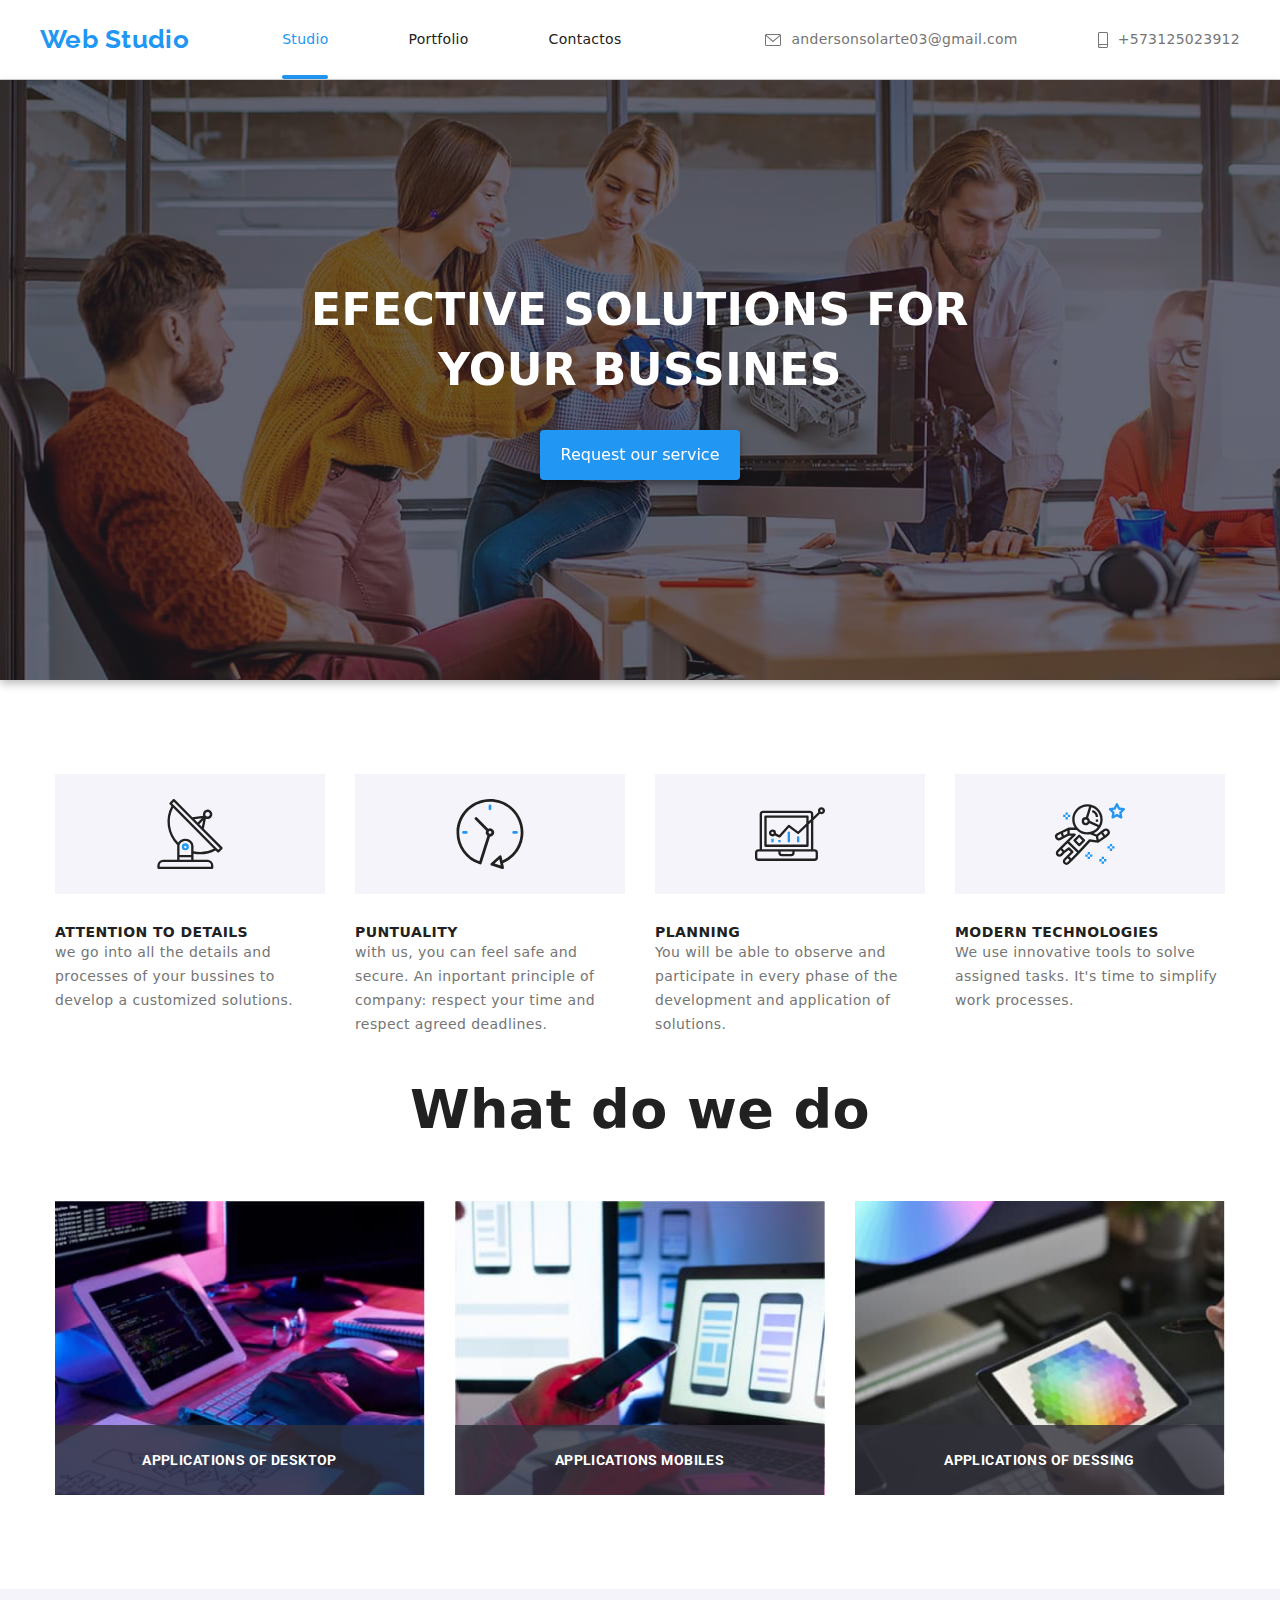
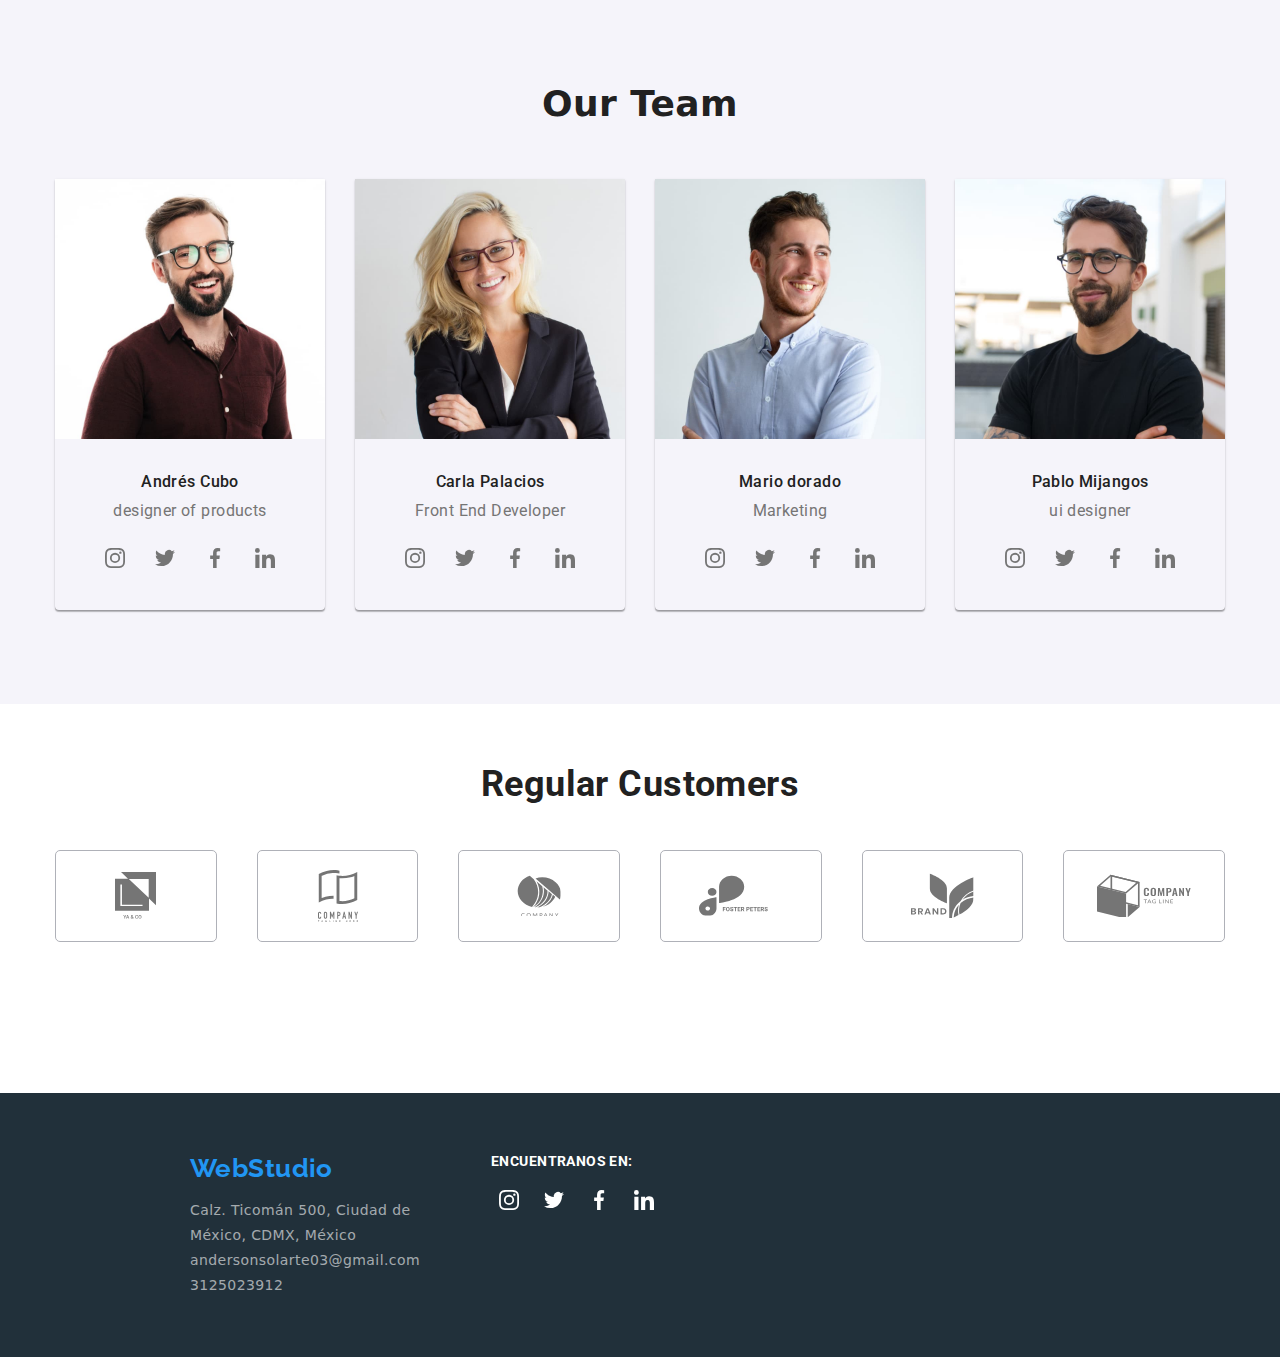
<file: index.html>
<!DOCTYPE html>
<html lang="en">
  <head>
    <meta charset="UTF-8" />
    <meta http-equiv="X-UA-Compatible" content="IE=edge" />
    <meta name="viewport" content="width=device-width, initial-scale=1.0" />
    <link rel="stylesheet" href="./css/styles.css" />
    <link
      rel="stylesheet"
      href="node_modules/modern-normalize/modern-normalize.css"
    />
    <title>WebStudio</title>
  </head>

  <body>
    <!-- header section -->
    <header class="page-header">
      <nav>
        <!-- Logo  -->
        <a class="logo white-font" href="./index.html">Web studio</a>
        <!--  menú -->
        <ul class="nav-menu list">
          <li><a class="page current" href="./index.html">Studio</a></li>
          <li><a class="page" href="./portafolio.html">Portfolio</a></li>
          <li><a class="page" href="#">Contactos</a></li>
        </ul>
        <!-- contacts -->
      </nav>
      <ul class="contacts-menu list">
        <li>
          <a class="item" href="#">
            <svg class="icon icon--email" height="12px" width="16px">
              <use href="./images/SVG/sprite-sheet.svg#email"></use>
            </svg>
            andersonsolarte03@gmail.com
          </a>
        </li>
        <li>
          <a class="item" href="#">
            <svg class="icon icon--smartphone" height="16px" width="10px">
              <use href="./images/SVG/sprite-sheet.svg#smartphone"></use>
            </svg>
            +573125023912</a
          >
        </li>
      </ul>
    </header>

    <!-- main content section -->
    <main>
      <!--  solutions section -->
      <section class="solutions bg-solutions">
        <h1 class="solutions-title">efective solutions for your bussines</h1>
        <button
          class="button-primary"
          type="button"
          id="data-modal-open"
          data-modal-open
        >
          Request our service
        </button>
      </section>
       <!--modal windows -->
      <div class="backdrop is-hidden" id="data-modal" data-modal>
        <div class="modal">
          <button class="modal-close" id="data-modal-close" data-modal-close>
            <svg class="icon-close-modal">
              <use href="./images/SVG/close.svg#close"></use>
            </svg>
          </button>
          <form action=""></form>
        </div>
      </div>

      <!-- Benefits section -->
      <section class="section benefits-content">
        <div class="container">
          <ul class="benefits list">
            <li>
              <div class="benefits__div">
                <svg
                  class="benefits__icon icon--antenna"
                  width="70px"
                  height="70px"
                >
                  <use href="./images/SVG/sprite-sheet.svg#antena"></use>
                </svg>
              </div>
              <a class="title">attention to details</a>
              <p class="description">
                we go into all the details and processes of your bussines to
                develop a customized solutions.
              </p>
            </li>

            <li>
              <div class="benefits__div">
                <svg
                  class="benefits__icon icon--clock"
                  width="70px"
                  height="70px"
                >
                  <use href="./images/SVG/sprite-sheet.svg#clock"></use>
                </svg>
              </div>
              <a class="title">Puntuality</a>
              <p class="description">
                with us, you can feel safe and secure. An inportant principle of
                company: respect your time and respect agreed deadlines.
              </p>
            </li>

            <li>
              <div class="benefits__div">
                <svg
                  class="benefits__icon icon--diagram"
                  width="70px"
                  height="70px"
                >
                  <use href="./images/SVG/sprite-sheet.svg#diagram"></use>
                </svg>
              </div>
              <a class="title">planning</a>
              <p class="description">
                You will be able to observe and participate in every phase of
                the development and application of solutions.
              </p>
            </li>

            <li>
              <div class="benefits__div">
                <svg
                  class="benefits__icon icon--astronaut"
                  width="70px"
                  height="70px"
                >
                  <use href="./images/SVG/sprite-sheet.svg#astronaut"></use>
                </svg>
              </div>
              <a class="title">Modern technologies</a>
              <p class="description">
                We use innovative tools to solve assigned tasks. It's time to
                simplify work processes.
              </p>
            </li>
          </ul>
        </div>
      </section>
      <!-- What we do section -->
      <section class="section no-top-padding what-we-do">
        <h2>What do we do</h2>
        <div class="container container__what-do-we">
          <!-- images -->
          <ul>
            <li>
              <img src="./images/imagen.jpg" alt="desarrollo Web" width="370" />
              <div class="div">
                <p class="div__p">applications of desktop</p>
              </div>
            </li>
            <li>
              <img
                src="./images/imagen1.jpg"
                alt="desarrollo Movil"
                width="370"
              />
              <div class="div">
                <p class="div__p">applications mobiles</p>
              </div>
            </li>
            <li>
              <img
                src="./images/imagen2.jpg"
                alt="Ilustracion de color"
                width="370"
              />
              <div class="div">
                <p class="div__p">applications of dessing</p>
              </div>
            </li>
          </ul>
        </div>
      </section>
      <!------------- our team ------------>
      <section class="section our-team">
        <h2>Our team</h2>
        <div class="container">
          <!-- cards -->
          <ul class="ul__cards">
            <li class="li__cards">
              <img
                src="images/imagen3.jpg"
                alt="diseñador de productos"
                width="270"
              />
              <h3>Andrés Cubo</h3>
              <p>designer of products</p>
              <ul class="ul ul__icon">
                <li class="li li__icon">
                  <a href="#">
                    <svg
                      class="icon icon--instagram"
                      height="20px"
                      width="20px"
                    >
                      <use href="./images/SVG/sprite-sheet.svg#instagram"></use>
                    </svg>
                  </a>
                </li>
                <li class="li li__icon">
                  <a href="#">
                    <svg class="icon icon--twitter" height="20px" width="20px">
                      <use href="/images/SVG/sprite-sheet.svg#twitter"></use>
                    </svg>
                  </a>
                </li>
                <li class="li li__icon">
                  <a href="#">
                    <svg class="icon icon--facebook" height="20px" width="20px">
                      <use href="./images/SVG/sprite-sheet.svg#facebook"></use>
                    </svg>
                  </a>
                </li>
                <li class="li li__icon">
                  <a href="#">
                    <svg class="icon icon__linkedin" height="20px" width="20px">
                      <use href="./images/SVG/sprite-sheet.svg#linkedin"></use>
                    </svg>
                  </a>
                </li>
              </ul>
            </li>

            <li class="li__cards">
              <img
                src="images/imagen4.jpg"
                alt="Desarrolladora Frontend"
                width="270"
              />
              <h3>Carla Palacios</h3>
              <p>Front End Developer</p>
              <ul class="ul__icon">
                <li class="li__icon">
                  <a href="#">
                    <svg
                      class="icon icon--instagram"
                      height="20px"
                      width="20px"
                    >
                      <use href="./images/SVG/sprite-sheet.svg#instagram"></use>
                    </svg>
                  </a>
                </li>
                <li class="li li__icon">
                  <a href="#">
                    <svg class="icon icon--twitter" height="20px" width="20px">
                      <use href="/images/SVG/sprite-sheet.svg#twitter"></use>
                    </svg>
                  </a>
                </li>
                <li class="li li__icon">
                  <a href="#">
                    <svg class="icon icon--facebook" height="20px" width="20px">
                      <use href="./images/SVG/sprite-sheet.svg#facebook"></use>
                    </svg>
                  </a>
                </li>
                <li class="li li__icon">
                  <a href="#">
                    <svg class="icon icon__linkedin" height="20px" width="20px">
                      <use href="./images/SVG/sprite-sheet.svg#linkedin"></use>
                    </svg>
                  </a>
                </li>
              </ul>
            </li>

            <li class="li__cards">
              <img src="images/imagen5.jpg" alt="Marketing" width="270" />
              <h3>Mario dorado</h3>
              <p>Marketing</p>
              <ul class="ul__icon">
                <li class="li__icon">
                  <a href="#">
                    <svg
                      class="icon icon--instagram"
                      height="20px"
                      width="20px"
                    >
                      <use href="./images/SVG/sprite-sheet.svg#instagram"></use>
                    </svg>
                  </a>
                </li>
                <li class="li li__icon">
                  <a href="#">
                    <svg class="icon icon--twitter" height="20px" width="20px">
                      <use href="./images/SVG/sprite-sheet.svg#twitter"></use>
                    </svg>
                  </a>
                </li>
                <li class="li li__icon">
                  <a href="#">
                    <svg class="icon icon--facebook" height="20px" width="20px">
                      <use href="./images/SVG/sprite-sheet.svg#facebook"></use>
                    </svg>
                  </a>
                </li>
                <li class="li li__icon">
                  <a href="#">
                    <svg class="icon icon__linkedin" height="20px" width="20px">
                      <use href="./images/SVG/sprite-sheet.svg#linkedin"></use>
                    </svg>
                  </a>
                </li>
              </ul>
            </li>

            <li class="li__cards">
              <img src="images/imagen6.jpg" alt="Diseñador IU" width="270" />
              <h3>Pablo Mijangos</h3>
              <p>ui designer</p>
              <ul class="ul__icon">
                <li class="li__icon">
                  <a href="#">
                    <svg
                      class="icon icon--instagram"
                      height="20px"
                      width="20px"
                    >
                      <use href="/images/SVG/sprite-sheet.svg#instagram"></use>
                    </svg>
                  </a>
                </li>
                <li class="li li__icon">
                  <a href="#">
                    <svg class="icon icon--twitter" height="20px" width="20px">
                      <use href="./images/SVG/sprite-sheet.svg#twitter"></use>
                    </svg>
                  </a>
                </li>
                <li class="li li__icon">
                  <a href="#">
                    <svg class="icon icon--facebook" height="20px" width="20px">
                      <use href="./images/SVG/sprite-sheet.svg#facebook"></use>
                    </svg>
                  </a>
                </li>
                <li class="li li__icon">
                  <a href="#">
                    <svg class="icon icon__linkedin" height="20px" width="20px">
                      <use href="./images/SVG/sprite-sheet.svg#linkedin"></use>
                    </svg>
                  </a>
                </li>
              </ul>
            </li>
          </ul>
        </div>
      </section>
      <!-------------regular costomers ------------>
      <section class="section section__customers">
        <h2 class="h2">Regular Customers</h2>
        <div class="container__customers">
          <ul class="ul">
            <li class="li">
              <svg class="icon" width="41px" height="46.7px">
                <use href="./images/SVG/sprite-sheet.svg#company-1"></use>
              </svg>
            </li>
            <li class="li">
              <svg class="icon" width="40px" height="52px">
                <use href="./images/SVG/sprite-sheet.svg#company-2"></use>
              </svg>
            </li>
            <li class="li">
              <svg class="icon" width="43.46px" height="41.58px">
                <use href="./images/SVG/sprite-sheet.svg#company-3"></use>
              </svg>
            </li>
            <li class="li">
              <svg class="icon" width="84.44px" height="40.62px">
                <use href="./images/SVG/sprite-sheet.svg#company-4"></use>
              </svg>
            </li>
            <li class="li">
              <svg class="icon" width="62.54px" height="45.43px">
                <use href="./images/SVG/sprite-sheet.svg#company-5"></use>
              </svg>
            </li>
            <li class="li">
              <svg class="icon" width="93.73px" height="43.93px">
                <use href="./images/SVG/sprite-sheet.svg#company-6"></use>
              </svg>
            </li>
          </ul>
        </div>
      </section>
     
    </main>

    <footer class="footer">
      <ul class="ul">
        <li class="li">
          <a class="logo black-fond" href="">WebStudio</a>
          <address>
            <ul>
              <li>
                <a
                  class="contact"
                  href="#"
                  target="_blank"
                  rel="noopener noreferrer"
                >
                  Calz. Ticomán 500, Ciudad de México, CDMX, México</a
                >
              </li>
              <li>
                <a class="contact" href="mailto:"
                  >andersonsolarte03@gmail.com</a
                >
              </li>
              <li>
                <a class="contact" href="tel:+573125023912">3125023912</a>
              </li>
            </ul>
          </address>
        </li>
        <li class="li">
          <h3 class="h3">Encuentranos en:</h3>
          <ul class="ul__icon">
            <li class="li__icon">
              <a href="" class="a__icon">
                <svg class="svg" height="20px" width="20px">
                  <use href="./images/SVG/sprite-sheet.svg#instagram"></use>
                </svg>
              </a>
            </li>
            <li class="li__icon">
              <a href="" class="a__icon">
                <svg class="svg" height="20px" width="20px">
                  <use href="./images/SVG/sprite-sheet.svg#twitter"></use>
                </svg>
              </a>
            </li>
            <li class="li__icon">
              <a href="" class="a__icon">
                <svg class="svg" height="20px" width="20px">
                  <use href="./images/SVG/sprite-sheet.svg#facebook"></use>
                </svg>
              </a>
            </li>
            <li class="li__icon">
              <a href="" class="a__icon">
                <svg class="svg" height="20px" width="20px">
                  <use href="./images/SVG/sprite-sheet.svg#linkedin"></use>
                </svg>
              </a>
            </li>
          </ul>
        </li>
      </ul>
    </footer>

    <!--We put before the closing tag body -->
    <script src="./js/modal.js"></script>
  </body>
</html>
</file>
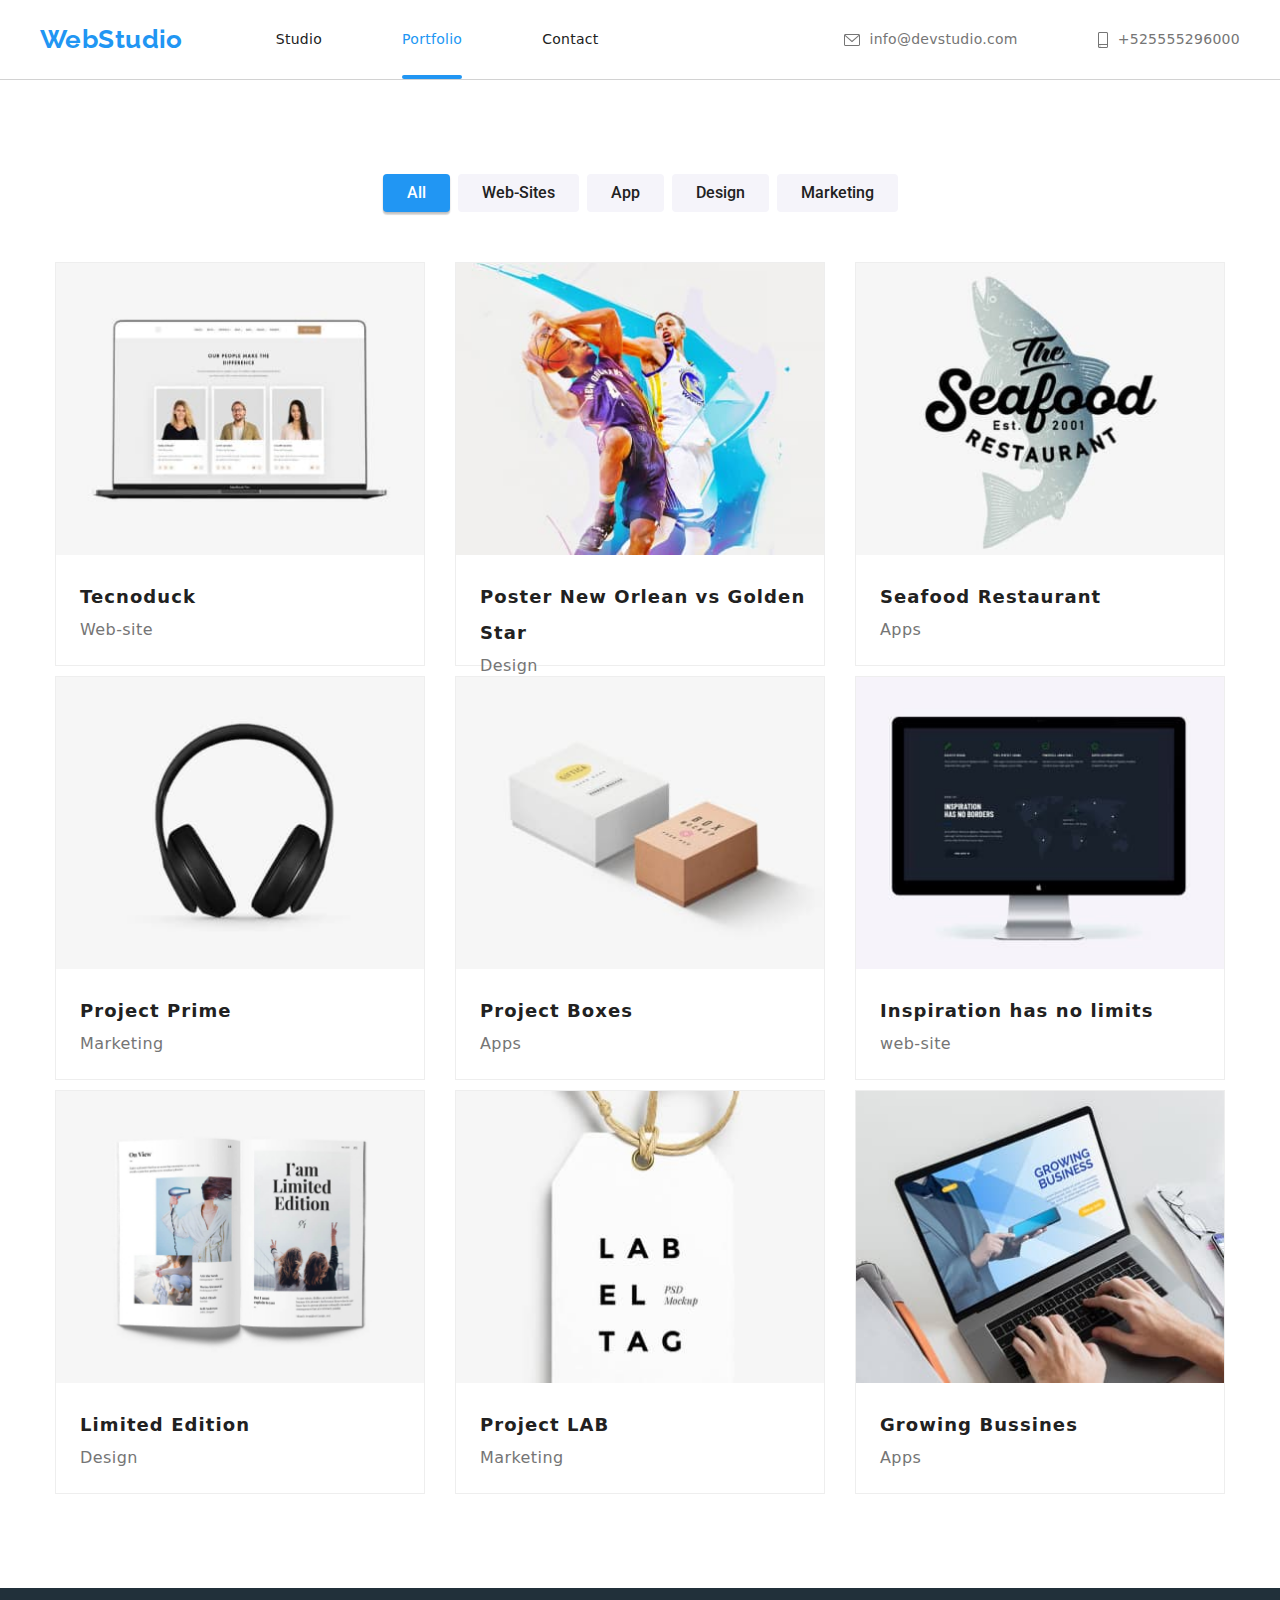
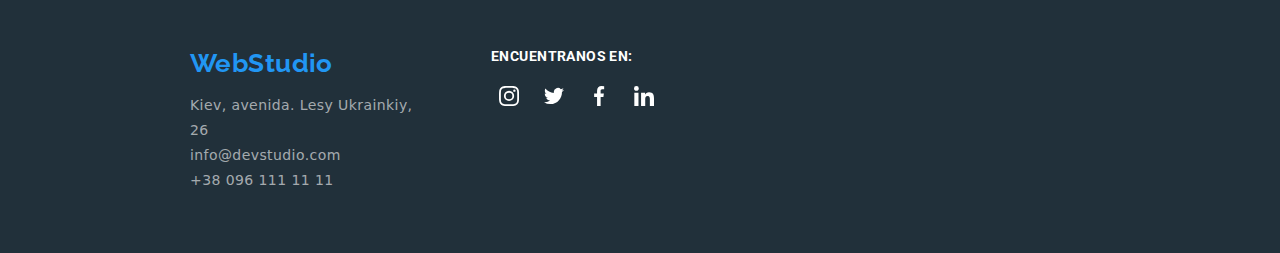
<file: portafolio.html>
<!DOCTYPE html>
<html lang="en">
  <head>
    <meta charset="UTF-8" />
    <meta http-equiv="X-UA-Compatible" content="IE=edge" />
    <meta name="viewport" content="width=device-width, initial-scale=1.0" />
    <link rel="stylesheet" href="./css/styles.css" />
    <link
      rel="stylesheet"
      href="node_modules/modern-normalize/modern-normalize.css"
    />
    <title>WebStudio</title>
  </head>

  <body>
    <!-- Header section -->
    <header>
      <nav>
        <!-- Logo  -->
        <a class="logo white-font" href="./index.html">WebStudio</a>
        <!-- menu  -->
        <ul class="nav-menu list">
          <li><a class="page" href="./index.html">studio</a></li>
          <li><a class="page current" href="./portfolio.html">portfolio</a></li>
          <li><a class="page" href="">contact</a></li>
        </ul>
      </nav>
      <!-- contacts  -->
      <ul class="contacts-menu list">
        <li><a class="item" href="#">
           <svg class="icon icon--email" height="12px" width="16px">
              <use href="./images/SVG/sprite-sheet.svg#email"></use>
            </svg>
            info@devstudio.com
          </a>
        </li>
        <li><a class="item" href="#">
            <svg class="icon icon--smartphone" height="16px" width="10px">
              <use href="./images/SVG/sprite-sheet.svg#smartphone"></use>
            </svg>
            +525555296000
          </a>
        </li>
      </ul>
    </header>

    <main class="">
      <section class="section portfolio">
        <div class="container">
          <!-- Menu tabs  -->
          <ul class="list button">
            <li><button class="button current" type="button">All</button></li>
            <li><button class="button" type="button">Web-Sites</button></li>
            <li><button class="button" type="button">App</button></li>
            <li><button class="button" type="button">Design</button></li>
            <li><button class="button" type="button">Marketing</button></li>
          </ul>
          <!-- card list  -->
          <ul class="list list__product img">
            <li class="li__container">
              <a href="#" class="link">
                <div class="img__container">
                  <img class="img__overlay"
                  src="./images/tecnoduck.jpg"
                  alt="TecnoDuck website"
                  width="350px"
                  height="294px"
                />

                <div class="overlay" width="350px" height="294px">
                  <p class="overlay__p"> Tecnoduck is a state-of-the-art coronavirus distribution platform. 
                    Companies use this platform for digital espionage and attacks on competitors' secure servers.
                  </p>
                     </div>
                </div>
                <div class="overlay__description">
                  <h2 class="portfolio-title">Tecnoduck</h2>
                  <p class="portfolio-text">Web-site</p>
                </div>
              </a>
            </li>

            <li class="li__container">
              <a href="#" class="link">
                 <div class="img__container">
                  <img class="img__overlay"
                  src="./images/poster.jpg"
                  alt="Poster New Orlean vs Golden Star"
                  width="350px"
                  height="294px"
                />
                <div class="overlay" width="350px" height="294px">
                  <p class="overlay__p"> Tecnoduck is a state-of-the-art coronavirus distribution platform. 
                    Companies use this platform for digital espionage and attacks on competitors' secure servers.
                  </p>
                </div>
                  </div>
                      <div class="overlay__description">
                        <h2 class="portfolio-title"> Poster New Orlean vs Golden Star </h2>
                        <p class="portfolio-text">Design</p>
                      </div>
              </a>
            </li>

            <li class="li__container">
              <a href="#" class="link">
                 <div class="img__container">
                  <img class="img__overlay"
                  src="./images/restaurant.jpg"
                  alt="Seafood Restaurant App"
                  width="350px"
                  height="294px"
                />
                <div class="overlay" width="350px" height="294px">
                  <p class="overlay__p"> Tecnoduck is a state-of-the-art coronavirus distribution platform. 
                    Companies use this platform for digital espionage and attacks on competitors' secure servers.
                  </p>
                     </div>
                      </div>
                      
                <div class="overlay__description">
                <h2 class="portfolio-title">Seafood Restaurant</h2>
                <p class="portfolio-text">Apps</p>
                </div>
              </a>
            </li>

            <li class="li__container">
              <a href="#" class="link">
                 <div class="img__container">
                  <img class="img__overlay"
                   src="./images/prime.jpg" alt="Project Prime" 
                   width="350px"
                   height="294px" />
                   <div class="overlay" width="350px" height="294px">
                  <p class="overlay__p"> Tecnoduck is a state-of-the-art coronavirus distribution platform. 
                    Companies use this platform for digital espionage and attacks on competitors' secure servers.
                  </p>
                     </div>
                     </div>
                      
                <div class="overlay__description">
                <h2 class="portfolio-title">Project Prime</h2>
                <p class="portfolio-text">Marketing</p>
                </div>
              </a>
            </li>

            <li class="li__container">
              <a href="#" class="link">
                 <div class="img__container">
                  <img class="img__overlay"
                  src="./images/boxes.jpg"
                  alt="Project Boxes "
                  width="350px"
                  height="294px"
                />
                <div class="overlay" width="350px" height="294px">
                  <p class="overlay__p"> Tecnoduck is a state-of-the-art coronavirus distribution platform. 
                    Companies use this platform for digital espionage and attacks on competitors' secure servers.
                  </p>
                     </div>
                       </div>
        
                <div class="overlay__description">
                <h2 class="portfolio-title">Project Boxes</h2>
                <p class="portfolio-text">Apps</p>
                </div>
              </a>
            </li>

            <li class="li__container">
              <a href="#" class="link">
                 <div class="img__container">
                  <img class="img__overlay"
                  src="./images/inspiration.jpg"
                  alt="Inspiration has no limits"
                  width="350px"
                  height="294px"
                />
                <div class="overlay" width="350px" height="294px">
                  <p class="overlay__p"> Tecnoduck is a state-of-the-art coronavirus distribution platform. 
                    Companies use this platform for digital espionage and attacks on competitors' secure servers.
                  </p>
                     </div> 
                     </div>
                      
                <div class="overlay__description">
                <h2 class="portfolio-title">Inspiration has no limits</h2>
                <p class="portfolio-text">web-site</p>
                </div>
              </a>
            </li>

            <li class="li__container">
              <a href="#" class="link">
                 <div class="img__container">
                  <img class="img__overlay"
                  src="./images/edition.jpg"
                  alt="Limited Edition "
                  width="350px"
                  height="294px"
                />
                <div class="overlay" width="350px" height="294px">
                  <p class="overlay__p"> Tecnoduck is a state-of-the-art coronavirus distribution platform. 
                    Companies use this platform for digital espionage and attacks on competitors' secure servers.
                  </p>
                     </div>
                       </div>
                      
                <div class="overlay__description">
                <h2 class="portfolio-title">Limited Edition</h2>
                <p class="portfolio-text">Design</p>
                </div>
              </a>
            </li>

            <li class="li__container">
              <a href="#" class="link">
                 <div class="img__container">
                  <img class="img__overlay"
                  src="./images/lab.jpg" alt="Project LAB" width="350px" height="294px"/>
                  <div class="overlay" width="350px" height="294px">
                  <p class="overlay__p"> Tecnoduck is a state-of-the-art coronavirus distribution platform. 
                    Companies use this platform for digital espionage and attacks on competitors' secure servers.
                  </p>
                     </div>
                       </div>
                      
                <div class="overlay__description">
                <h2 class="portfolio-title">Project LAB</h2>
                <p class="portfolio-text">Marketing</p>
                </div>
              </a>
            </li>

            <li class="li__container">
              <a href="#" class="link">
                 <div class="img__container">
                  <img class="img__overlay"
                  src="./images/evolution.jpg"
                  alt="Growing Bussines App"
                  width="350px"
                  height="294px"
                />
                <div class="overlay" width="350px" height="294px">
                  <p class="overlay__p"> Tecnoduck is a state-of-the-art coronavirus distribution platform. 
                    Companies use this platform for digital espionage and attacks on competitors' secure servers.
                  </p>
                     </div>
                       </div>
                      
                <div class="overlay__description">
                <h2 class="portfolio-title">Growing Bussines</h2>
                <p class="portfolio-text">Apps</p>
                </div>
              </a>
            </li>
          </ul>
        </div>
      </section>
    </main>

    <footer class="footer footer_portfolio">
      <ul class="ul">
        <li class="li">
 <a class="logo black-fond" href="">WebStudio</a>
      <address>
        <ul>
          <li>
            <a
              class="contact"
              href="#"
              target="_blank"
              rel="noopener noreferrer"
              >Kiev, avenida. Lesy Ukrainkiy, 26</a
            >
          </li>
          <li>
            <a class="contact" href="mailto:info@devstudio.com"
              >info@devstudio.com</a
            >
          </li>
          <li>
            <a class="contact" href="tel:380961111111">+38 096 111 11 11</a>
          </li>
        </ul>
      </address>
        </li>
        <li class="li">
          <h3 class="h3">Encuentranos en: </h3>
            <ul class="ul__icon">
              <li class="li__icon">
                <a href="" class="a__icon">
                  <svg class="svg" height="20px" width="20px">
                    <use href="./images/SVG/sprite-sheet.svg#instagram"></use>
                  </svg>
                </a>
              </li>
              <li class="li__icon">
                <a href="" class="a__icon">
                  <svg class="svg" height="20px" width="20px">
                    <use href="./images/SVG/sprite-sheet.svg#twitter"></use>
                  </svg>
                </a>
              </li>
              <li class="li__icon">
                <a href="" class="a__icon">
                  <svg class="svg" height="20px" width="20px">
                    <use href="./images/SVG/sprite-sheet.svg#facebook"></use>
                  </svg>
                </a>
              </li>
              <li class="li__icon">
                <a href="" class="a__icon">
                  <svg class="svg" height="20px" width="20px">
                    <use href="./images/SVG/sprite-sheet.svg#linkedin"></use>
                  </svg>
                </a>
              </li>
            </ul>
        </li>
        </li>
      </ul>
     
    </footer>
  </body>
</html>
</file>
<file: css/styles.css>
@import url("https://fonts.googleapis.com/css2?family=Raleway:wght@700&display=swap");
@import url("https://fonts.googleapis.com/css2?family=Roboto:wght@400;500;700;900&display=swap");

* {
  margin: 0;
  padding: 0;
  box-sizing: border-box;
}

:root {
  --primary-black-color: #212121;
  --primary-text-color: #757575;
  --primary-white-color: #ffffff;

  --color-border: #eeeeee;

  --accent-color: #2196f3;
  --banner-gray: rgba(47, 48, 58, 0.4);
  --background-black: #21303a;
  --background-text-oscuro: rgb(47, 48, 58, 0.8);
  --background-gray: #f5f4fa;
  --background-portfolio: #e5e5e5;
  --border-header: #ececec;
  --border-gray: #afb1b8;
  --button-filter: #f5f4fa;
  --button-primary-hover: #188ce8;
  --logo-black: #000000;
  --text-white-opacity: #ffffff99;

  --overlay-accent: rgba(33, 150, 243, 0.9);

  --container-padding: calc((100% - 1200px) / 2);
}
body {
  background-color: var(--primary-white-color);
  color: var(--primary-text-color);
  font-family: "Roboto", sans-serif;
  font-size: 14px;
  letter-spacing: 0.03em;
}
a {
  text-decoration: none;
}
.list {
  list-style: none;
}

.container {
  padding: 0 15px;
  max-width: 1200px;
  margin: 0 auto;
  background-color: var(--primary-white-color);
}

/* ---------------------header flex ---------------------------*/
header {
  display: flex;
  justify-content: space-between;
  align-items: center;
  height: 80px;
  padding: 0 var(--container-padding);

  border-bottom: 1px solid #0000002d;
}
header nav {
  display: flex;
  align-items: center;
  gap: 93px;
}
header nav .nav-menu {
  display: flex;
  gap: 80px;
}
.nav-menu .page {
  position: relative;
}
.nav-menu .page::after {
  content: "";
  background-color: var(--accent-color);
  opacity: 0;
  position: absolute;
  left: 0;
  top: calc(100% + 28px);
  width: 100%;
  height: 4px;
  border: 2px;
  border-radius: 2px;
  transition: opacity 250ms;
}
.page.current::after,
.nav-menu .page:hover::after {
  opacity: 1;
}
header ul {
  display: flex;
  gap: 80px;
}

/* ---------------------logo section--------------------------  */
.logo {
  color: var(--accent-color);
  font-family: "Raleway", sans-serif;
  font-style: normal;
  font-size: 26px;
  font-weight: 700;
  line-height: 1.2;
  text-decoration: none;
  text-transform: capitalize;
}
.logo.white-font:hover,
.logo.white-font:focus {
  color: var(--logo-black);
}
.logo.black-fond:hover,
.logo.black-fond:focus {
  color: var(--primary-white-color);
}
.nav-menu .page {
  color: var(--primary-black-color);
  font-weight: 500;
  font-size: 14px;
  line-height: 1.4;
  letter-spacing: 0.02em;
  text-decoration: none;
  text-transform: capitalize;
}
.contacts-menu .item {
  color: var(--primary-text-color);
  font-weight: 500;
  font-size: 14px;
  line-height: 1.4;
  letter-spacing: 0.02em;
  text-decoration: none;
  display: flex;
  text-align: center;
  align-items: center;
}
.contacts-menu.list li {
  display: flex;
  text-align: center;
}
.contacts-menu .icon {
  fill: var(--primary-text-color);
  margin-right: 10px;
}
.contacts-menu li:hover .icon,
.contacts-menu li .item:focus .icon {
  fill: var(--accent-color);
  color: var(--accent-color);
}
.nav-menu .page:hover,
.nav-menu .page:focus,
.nav-menu .page.current,
.contacts-menu li:hover .item,
.contacts-menu li .item:focus {
  color: var(--accent-color);
  fill: var(--accent-color);
}
/* --------------------solutions section-----------------------  */

.section {
  padding: 94px 0;
}
.solutions.bg-solutions {
  background: linear-gradient(var(--banner-gray), var(--banner-gray)),
    url("../images/mainbackgraond.jpg");
  background-size: cover;
  display: flex;
  align-items: center;
  flex-direction: column;
  filter: drop-shadow(0px 4px 4px rgba(0, 0, 0, 0.25));
  height: 600px;
  padding: 200px var(--container-padding);
  position: relative;
  margin: 0 auto;
  max-width: 1600px;
}
.solutions .solutions-title {
  color: var(--primary-white-color);
  font-size: 44px;
  font-style: normal;
  font-weight: 900;
  line-height: 60px;
  letter-spacing: 0.06;
  text-align: center;
  text-transform: uppercase;
  width: 696px;
  height: 120px;
  position: relative;
  z-index: 5;
}
.button-primary {
  font-size: 16px;
  background-color: var(--accent-color);
  color: var(--primary-white-color);
  text-transform: none;
  width: 200px;
  height: 50px;
  margin-top: 30px;
  filter: drop-shadow(0px 4px 4px rgba(0, 0, 0, 0.25));
  box-shadow: 0px 4px 4px rgba(0, 0, 0, 0.15);
  border-radius: 4px;
  border: none;
  position: relative;
  z-index: 5;
}
.button-primary:hover,
.button-primary:focus {
  background-color: var(--button-primary-hover);
  cursor: pointer;
}

.no-top-padding {
  padding-top: 0px;
  margin-top: 99px;
}

/* ------------------benefist ---------------------*/
.section .benefits-content {
  display: flex;
  flex-direction: column;
  align-items: center;
}
.section .benefits.list {
  font-style: normal;
  display: flex;
  gap: 30px;
  width: 1170px;
  height: 122px;
}
.benefits__div {
  align-items: center;
  background-color: var(--background-gray);
  display: flex;
  justify-content: center;
  height: 120px;
  margin-bottom: 30px;
  width: 270px;
}

.section .benefits.list .title {
  color: var(--primary-black-color);
  font-weight: 700;
  line-height: 16px;
  text-transform: uppercase;
  margin-bottom: 10px;
}
.section .benefits.list .description {
  font-weight: 400;
  line-height: 24px;
  color: var(--primary-text-color);
}

/* -----------section what do we---------------- */
.section.what-we-do {
  display: flex;
  flex-direction: column;
  align-items: center;
  font-weight: 700;
  font-size: 36px;
  line-height: 42px;
  text-align: center;
  color: var(--primary-black-color);
  gap: 5px;
  padding-left: 215px;
  padding-right: 215px;
}
.container__what-do-we {
  margin: 0;
  padding: 0;
}
.section.what-we-do ul {
  overflow: hidden;
  display: flex;
  flex-direction: row;
  flex-wrap: wrap;
  position: relative;
  gap: 30px;
  list-style: none;
  margin-top: 55px;
  width: 1170px;
  height: 294px;
}
.what-we-do .div {
  position: absolute;
  background: var(--background-text-oscuro);
  display: flex;
  align-items: center;
  justify-content: center;
  bottom: 0;
  width: 369px;
  height: 70px;
}
.div__p {
  font-family: "Roboto";
  font-style: normal;
  font-weight: 700;
  font-size: 14px;
  line-height: 16px;
  text-align: center;
  letter-spacing: 0.03em;
  text-transform: uppercase;

  color: var(--primary-white-color);
}
.section.what-we-do h2 {
  padding-bottom: 10px;
  text-transform: none;
}
/* ----------------------section our-Team ---------------- */
.section.our-team {
  background-color: var(--background-gray);
  display: flex;
  align-items: center;
  flex-direction: column;
}
.section.our-team .container {
  background-color: var(--background-gray);
}
.section.our-team h2 {
  font-weight: 700;
  font-size: 36px;
  font-style: normal;
  color: var(--primary-black-color);
  gap: 3px;
  text-transform: capitalize;
}
.our-team h3 {
  font-family: "ROBOTO", sans-serif;
  font-weight: 500;
  font-size: 16px;
  line-height: 19px;

  color: var(--primary-black-color);
  text-align: center;
  margin-top: 30px;
}
.section.our-team .ul__cards {
  display: flex;
  justify-content: space-between;
  align-items: flex-end;
  flex-wrap: wrap;
  list-style: none;
  margin-top: 55px;
  gap: 10px;
  width: 1170px;
}
.section.our-team .li__cards {
  align-items: center;
  text-align: center;
  box-shadow: 0px 1px 3px rgba(0, 0, 0, 0.12), 0px 1px 1px rgba(0, 0, 0, 0.14),
    0px 2px 1px rgba(0, 0, 0, 0.2);
  border-radius: 0px 0px 4px 4px;
}
.section.our-team .ul__icon {
  display: flex;
  align-items: center;
  justify-content: center;
  list-style: none;
  gap: 15px;
  padding: 0px 20px;
  width: 206px;
  height: 44px;
  margin: 16px auto 30px;
}
.our-team .li__icon a {
  display: flex;
  align-items: center;
  justify-content: center;
  border-radius: 25px;
  height: 35px;
  width: 35px;
}
.our-team .li__icon .icon {
  fill: var(--primary-text-color);
}
.our-team .li__icon a:hover .icon,
.our-team .li__icon a:focus .icon {
  fill: var(--primary-white-color);
}
.our-team .li__icon a:hover {
  background-color: var(--accent-color);
}
.our-team .li__icon a:focus {
  background-color: var(--accent-color);
}
.section.our-team ul a {
  color: var(--primary-black-color);
  font-style: normal;
  font-weight: 500;
  font-size: 16px;
  line-height: 19px;
  text-align: center;
  align-items: center;
  justify-content: center;
}
.section.our-team ul p {
  font-style: normal;
  font-family: "ROBOTO", sans-serif;
  font-weight: 400;
  font-size: 16px;
  color: var(--primary-text-color);
  line-height: 19px;
  text-align: center;
  margin-top: 10px;
}
/* ------------- section customers */
.section__customers {
  padding-top: 59px;
  padding-bottom: 146px;
}
.section__customers .h2 {
  font-family: "ROBOTO", sans-serif;
  font-weight: 700;
  font-size: 36px;
  line-height: 42px;
  font-style: normal;
  text-transform: capitalize;
  text-align: center;
  color: var(--primary-black-color);
  gap: 3px;
}
.section__customers .ul {
  display: flex;
  align-items: center;
  justify-content: space-between;
  list-style: none;
  flex-direction: row;
  flex-wrap: nowrap;
  gap: 40px;
  margin: 44.02px auto 5px auto;
  width: 1170px;
  margin: 0, 215;
}
.section__customers .ul .li {
  display: flex;
  align-items: center;
  justify-content: center;
  flex-wrap: wrap;
  cursor: pointer;
  width: 170px;
  height: 92px;
  border: solid 1px var(--border-gray);
  border-radius: 5px;
  cursor: pointer;
}
.section__customers .ul .li:hover .icon {
  fill: var(--accent-color);
}
.section__customers .ul .li:hover {
  border: solid 1px var(--accent-color);
  border-radius: 5px;
}
.section__customers .icon {
  fill: var(--primary-text-color);
}
/* -------------- ventana modal----------------------------- */
.backdrop {
  position: fixed;
  width: 100%;
  height: 100%;
  left: 50%;
  top: 50%;
  transform: translate(-50%, -50%);
  background: rgba(0, 0, 0, 0.2);
  opacity: 1;
  visibility: visible;
  transition: opacity 250ms cubic-bezier(0.4, 0, 0.2, 1),
    visibility 250ms cubic-bezier(0.4, 0, 0.2, 1);
}
.modal {
  position: relative;
  width: 528px;
  height: 581px;
  left: 50%;
  top: 50%;
  transform: translate(-50%, -50%);
  scale: 100%;
  background: var(--primary-white-color);
  box-shadow: 0px 1px 3px rgba(0, 0, 0, 0.12), 0px 1px 1px rgba(0, 0, 0, 0.14),
    0px 2px 1px rgba(0, 0, 0, 0.2);
  border-radius: 4px;
  transform-origin: left top;
  padding: 8px;
}
.is-hidden {
  visibility: hidden;
  opacity: 0;
  pointer-events: none;
}
.modal-close {
  position: relative;
  display: flex;
  float: right;
  width: 30px;
  height: 30px;
  border-radius: 25px;
  background: #ffffff;
  border: 1px solid rgba(0, 0, 0, 0.1);
}
.icon-close-modal {
  fill: var(--background-black);
  position: absolute;
  top: 4px;
  right: 6px;
  width: 18px;
  height: 18px;
  cursor: pointer;
}
.is-hidden .modal {
  scale: 0;
}

/* -----------------------Portfolio section  ---------------------------*/

.section.portfolio {
  padding: 94px 0;
  background-color: var(--primary-white-color);
}
.portfolio {
  background-color: var(--background-portfolio);
  display: flex;
  flex-direction: column;
  font-style: normal;
  align-items: center;
  padding: 0 215px 82px 215px;
}
.portfolio .list {
  display: flex;
  flex-direction: row;
}
.portfolio .list.button {
  align-items: center;
  display: flex;
  flex-direction: row;
  justify-content: center;
  text-align: center;
  gap: 8px;
  padding: 30px auto;
  margin: 0 auto;
}
.portfolio .list li button {
  cursor: pointer;
  font-family: "Roboto", sans-serif;
  color: var(--primary-black-color);
  background-color: var(--background-gray);
  border: none;
  outline: none;
  border-radius: 4px;
  font-weight: 500;
  font-size: 16px;
  line-height: 26px;
  text-decoration: none;
  text-transform: capitalize;
  text-align: center;
  padding: 6px 24px 6px 24px;
}
.portfolio .list li button:hover,
.portfolio .list li button:focus,
.portfolio .list li button.current {
  color: var(--primary-white-color);
  background-color: var(--accent-color);
  box-shadow: 0px 3px 1px rgba(0, 0, 0, 0.1), 0px 1px 2px rgba(0, 0, 0, 0.08),
    0px 2px 2px rgba(0, 0, 0, 0.12);
  border-radius: 4px;
}

.portfolio .list.img {
  flex-wrap: wrap;
  justify-content: space-between;
  display: flex;
  gap: 10px;
  margin-top: 50px;
}
.portfolio .list.img li {
  background: var(--primary-white-color);
  box-sizing: border-box;
  border: 1px solid var(--color-border);
  border: 1px solid var(--color-border);
  list-style: none;
  padding-bottom: 20px;
  width: 370px;
  height: 404px;
}
.portfolio .list.img li:hover,
.portfolio .list.img li a:focus {
  box-shadow: 0px 1px 1px rgba(0, 0, 0, 0.12), 0px 4px 4px rgba(0, 0, 0, 0.06),
    1px 4px 6px rgba(0, 0, 0, 0.16);
}
.list.img .portfolio-title {
  font-weight: 700px;
  font-size: 18px;
  line-height: 36px;
  letter-spacing: 0.06em;
  color: var(--primary-black-color);
  padding-left: 24px;
  padding-top: 20px;
}
.list.img .portfolio-text {
  font-weight: 400px;
  font-size: 16px;
  line-height: 30px;
  color: var(--primary-text-color);
  padding-left: 24px;
}
/* -------------- portfolio overlay----------------------------- */
.img__container {
  display: block;
  overflow: hidden;
  position: relative;
}
.img__overlay {
  overflow: hidden;
  width: 100%;
  height: 100%;
}

.overlay {
  position: absolute;
  align-items: center;
  display: flex;
  flex-direction: column;
  justify-content: center;
  text-align: center;
  transition: transform 250ms ease;
  overflow: hidden;
  transform: translatey(0);
  width: 100%;
  height: 0%;
  transform: translateY(100%);
  bottom: 0;
}
.img .li__container:hover .overlay {
  height: 100%;
  transform: translateY(0%);
  background-color: var(--overlay-accent);
}
.overlay__p {
  color: var(--primary-white-color);
  width: 322px;
  height: 168px;
  font-family: "Roboto";
  font-style: normal;
  font-weight: 400;
  font-size: 18px;
  line-height: 28px;
  /* or 156% */

  letter-spacing: 0.03em;
}

/* ----------------------------footer section  ------------------------*/
footer {
  background-color: var(--background-black);
  padding-top: 60px;
  padding-bottom: 60px;
}
.logo.black-fond {
  color: var(--accent-color);
}
address .contact {
  color: var(--text-white-opacity);
  font-style: normal;
  font-weight: 400;
  font-size: 14px;
  line-height: 1.71;
  text-decoration: none;
}
.footer .ul {
  display: flex;
  flex-direction: row;
  flex-wrap: wrap;
  list-style: none;
  padding-left: 190px;
  gap: 70px;
}
.footer .h3 {
  font-family: "ROBOTO", sans-serif;
  font-style: normal;
  font-weight: 700;
  font-size: 14px;
  text-transform: uppercase;
  line-height: 16px;
  color: var(--primary-white-color);
}
.footer .ul__icon {
  display: flex;
  gap: 10px;
}
.footer .li__icon .a__icon {
  display: flex;
  align-items: center;
  justify-content: center;
  border-radius: 25px;
  height: 35px;
  width: 35px;
}
.footer .li__icon .a__icon:hover,
.footer .li__icon .a__icon:focus {
  background-color: var(--accent-color);
}
.footer .ul__icon .svg {
  fill: var(--primary-white-color);
}
footer .ul ul {
  width: 231px;
  margin-top: 14px;
  line-height: 24px;
}
footer .ul .li li {
  list-style: none;
}
address .contact:hover,
address .contact:focus {
  color: var(--primary-white-color);
}
</file>
